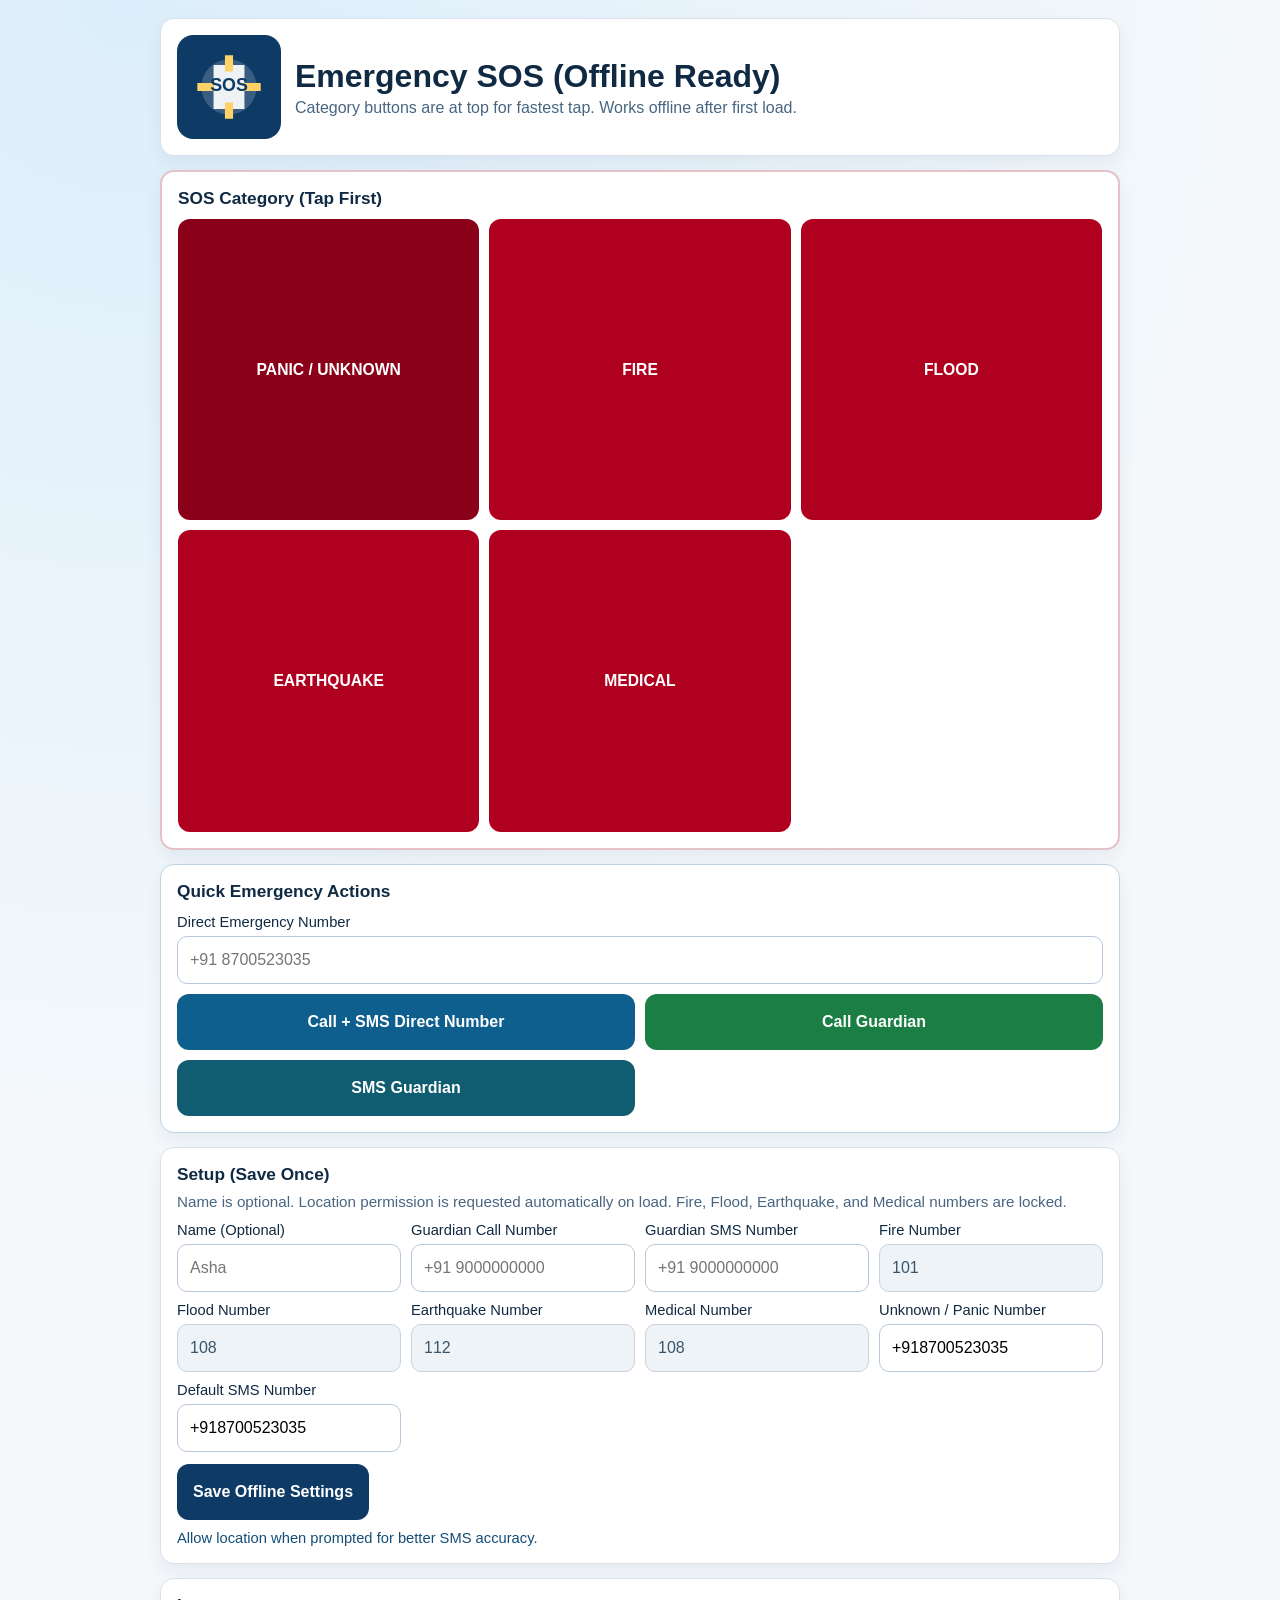
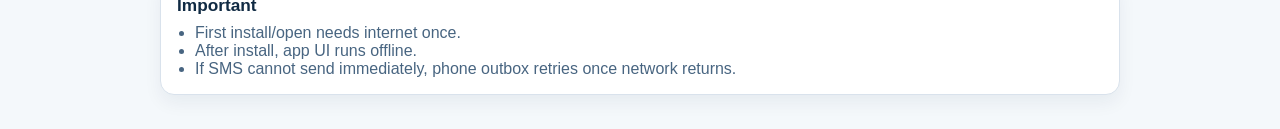
<file: index.html>
<!doctype html>
<html lang="en">
  <head>
    <meta charset="UTF-8" />
    <meta name="viewport" content="width=device-width, initial-scale=1.0" />
    <meta name="theme-color" content="#0d3b66" />
    <title>Disaster SOS Offline Demo</title>
    <link rel="manifest" href="./manifest.json" />
    <link rel="stylesheet" href="./styles.css" />
  </head>
  <body>
    <main class="container">
      <header class="hero card">
        <img src="./icon.svg" alt="Emergency SOS" class="hero-icon" />
        <div>
          <h1>Emergency SOS (Offline Ready)</h1>
          <p>
            Category buttons are at top for fastest tap. Works offline after first load.
          </p>
        </div>
      </header>

      <section class="card sos-top-card">
        <h2>SOS Category (Tap First)</h2>
        <div class="sos-category-grid">
          <button id="panicBtn" class="btn panic cat-btn">PANIC / UNKNOWN</button>
          <button class="btn danger cat-btn" data-category="fire">FIRE</button>
          <button class="btn danger cat-btn" data-category="flood">FLOOD</button>
          <button class="btn danger cat-btn" data-category="earthquake">EARTHQUAKE</button>
          <button class="btn danger cat-btn" data-category="medical">MEDICAL</button>
        </div>

      </section>

      <section class="card emergency-card">
        <h2>Quick Emergency Actions</h2>

        <div class="quick-grid">
          <label class="inline-control">
            Direct Emergency Number
            <input id="quickDialInput" type="tel" placeholder="+91 8700523035" />
          </label>
          <button id="directDialBtn" class="btn quick">Call + SMS Direct Number</button>
          <button id="guardianCallBtn" class="btn guardian">Call Guardian</button>
          <button id="guardianSmsBtn" class="btn guardian-secondary">SMS Guardian</button>
        </div>
      </section>

      <section class="card">
        <h2>Setup (Save Once)</h2>
        <p class="muted">
          Name is optional. Location permission is requested automatically on load.
          Fire, Flood, Earthquake, and Medical numbers are locked.
        </p>

        <div class="grid">
          <label>
            Name (Optional)
            <input id="nameInput" type="text" placeholder="Asha" />
          </label>

          <label>
            Guardian Call Number
            <input id="guardianCallInput" type="tel" placeholder="+91 9000000000" />
          </label>

          <label>
            Guardian SMS Number
            <input id="guardianSmsInput" type="tel" placeholder="+91 9000000000" />
          </label>

          <label>
            Fire Number
            <input id="fireInput" type="tel" placeholder="101" readonly />
          </label>

          <label>
            Flood Number
            <input id="floodInput" type="tel" placeholder="108" readonly />
          </label>

          <label>
            Earthquake Number
            <input id="earthquakeInput" type="tel" placeholder="112" readonly />
          </label>

          <label>
            Medical Number
            <input id="medicalInput" type="tel" placeholder="108" readonly />
          </label>

          <label>
            Unknown / Panic Number
            <input id="unknownInput" type="tel" placeholder="+91 8700523035" />
          </label>

          <label>
            Default SMS Number
            <input id="smsInput" type="tel" placeholder="+91 8700523035" />
          </label>
        </div>

        <div class="actions">
          <button id="saveBtn" class="btn">Save Offline Settings</button>
        </div>
        <p id="setupStatus" class="status"></p>
      </section>

      <section class="card small">
        <h2>Important</h2>
        <ul>
          <li>First install/open needs internet once.</li>
          <li>After install, app UI runs offline.</li>
          <li>If SMS cannot send immediately, phone outbox retries once network returns.</li>
        </ul>
      </section>
    </main>

    <script src="./app.js"></script>
  </body>
</html>
</file>
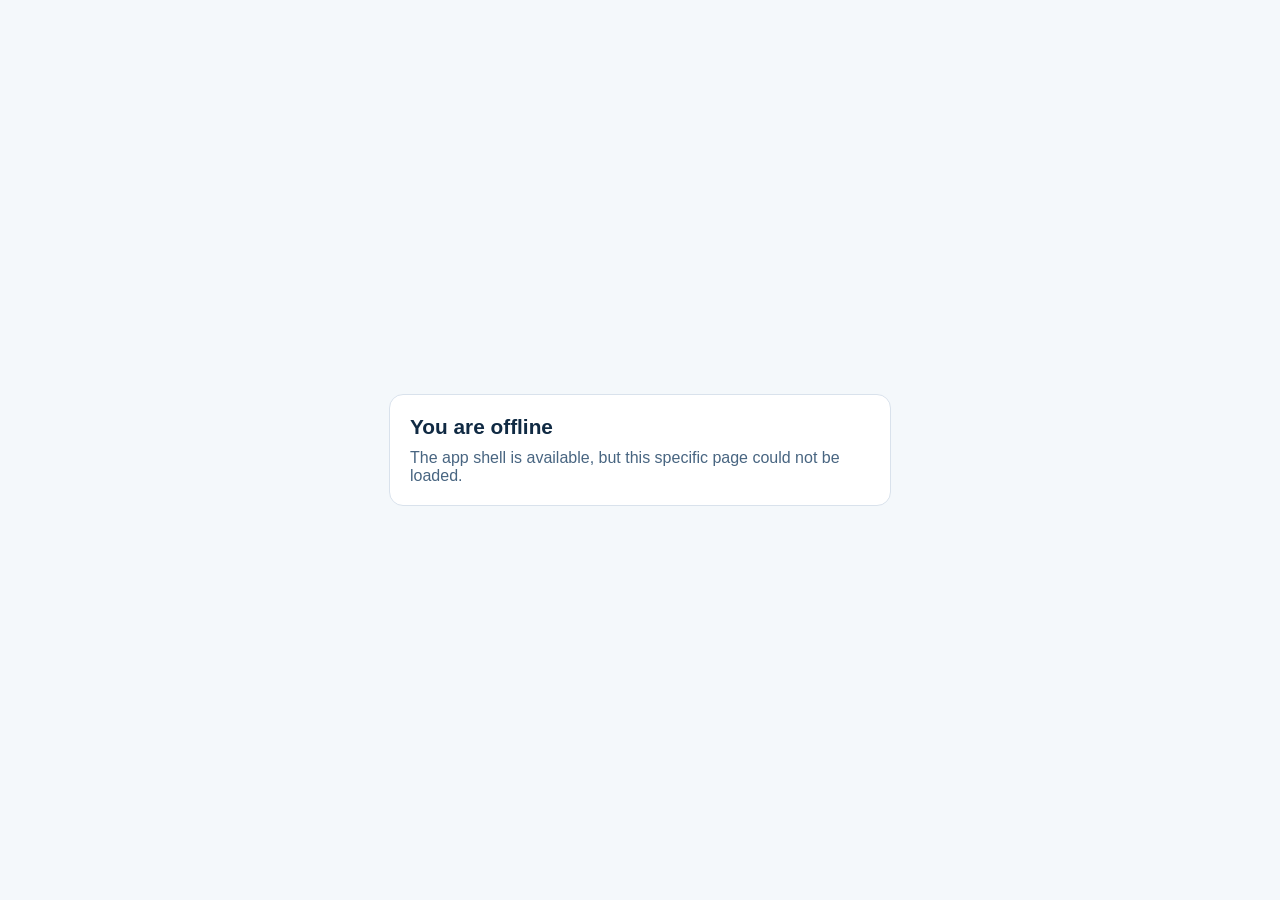
<file: offline.html>
<!doctype html>
<html lang="en">
  <head>
    <meta charset="UTF-8" />
    <meta name="viewport" content="width=device-width, initial-scale=1.0" />
    <title>Offline</title>
    <style>
      body {
        font-family: "Segoe UI", Tahoma, sans-serif;
        margin: 0;
        min-height: 100vh;
        display: grid;
        place-items: center;
        background: #f4f8fb;
        color: #102a43;
      }
      .card {
        width: min(460px, 92vw);
        background: #fff;
        border: 1px solid #d9e2ec;
        border-radius: 14px;
        padding: 20px;
      }
      h1 {
        margin: 0 0 10px;
        font-size: 1.3rem;
      }
      p {
        margin: 0;
        color: #486581;
      }
    </style>
  </head>
  <body>
    <section class="card">
      <h1>You are offline</h1>
      <p>
        The app shell is available, but this specific page could not be loaded.
      </p>
    </section>
  </body>
</html>
</file>
<file: styles.css>
:root {
  color-scheme: light;
  --bg: #f4f8fb;
  --card: #ffffff;
  --ink: #102a43;
  --muted: #486581;
  --primary: #0d3b66;
  --danger: #b00020;
  --panic: #8a0018;
  --warning: #cc7a00;
  --guardian: #1b7f45;
  --guardian2: #105c70;
  --border: #d9e2ec;
}

* {
  box-sizing: border-box;
}

body {
  margin: 0;
  font-family: "Segoe UI", Tahoma, sans-serif;
  background: radial-gradient(circle at 10% 0%, #dceefb 0%, var(--bg) 55%);
  color: var(--ink);
}

.container {
  width: min(960px, 92vw);
  margin: 18px auto 34px;
  display: grid;
  gap: 14px;
}

.hero {
  display: flex;
  align-items: center;
  gap: 14px;
}

.hero-icon {
  width: 104px;
  height: 104px;
  flex: 0 0 104px;
}

.hero h1 {
  margin: 0 0 4px;
  font-size: clamp(1.35rem, 2.7vw, 2rem);
}

.hero p {
  margin: 0;
  color: var(--muted);
}

.card {
  background: var(--card);
  border: 1px solid var(--border);
  border-radius: 14px;
  padding: 16px;
  box-shadow: 0 8px 18px rgba(16, 42, 67, 0.06);
}

.card h2 {
  margin: 0 0 8px;
  font-size: 1.08rem;
}

.muted {
  margin: 0 0 12px;
  color: var(--muted);
  font-size: 0.95rem;
}

.grid {
  display: grid;
  grid-template-columns: repeat(auto-fit, minmax(220px, 1fr));
  gap: 10px;
}

label {
  display: grid;
  gap: 6px;
  font-size: 0.92rem;
}

.inline-control {
  grid-column: 1 / -1;
}

input {
  width: 100%;
  min-height: 48px;
  border: 1px solid #b8c7d9;
  border-radius: 10px;
  padding: 0 12px;
  font-size: 1rem;
}

input[readonly] {
  background: #eef3f8;
  color: #3a556a;
  border-color: #c7d2df;
}

.actions {
  margin-top: 12px;
  display: flex;
  flex-wrap: wrap;
  gap: 10px;
}

.btn {
  border: none;
  border-radius: 12px;
  background: var(--primary);
  color: #fff;
  font-weight: 700;
  min-height: 56px;
  font-size: 1rem;
  padding: 12px 16px;
  cursor: pointer;
}

.btn:active {
  transform: translateY(1px);
}

.sos-top-card {
  border: 2px solid #e5c2c8;
}

.panic {
  background: var(--panic);
}

.sos-category-grid {
  margin-top: 10px;
  display: grid;
  grid-template-columns: repeat(3, minmax(120px, 1fr));
  gap: 10px;
  max-width: 100%;
}

.cat-btn {
  width: 100%;
  aspect-ratio: 1 / 1;
  font-size: 0.98rem;
  line-height: 1.15;
  text-align: center;
  display: flex;
  align-items: center;
  justify-content: center;
  padding: 10px;
}

.danger {
  background: var(--danger);
}

.warning {
  background: var(--warning);
}

.emergency-card {
  border: 1px solid #bfd4e2;
}

.quick-grid {
  margin-top: 12px;
  display: grid;
  grid-template-columns: 1fr 1fr;
  gap: 10px;
}

.quick {
  background: #0f5f8e;
}

.guardian {
  background: var(--guardian);
}

.guardian-secondary {
  background: var(--guardian2);
}

.status {
  margin: 10px 0 0;
  font-size: 0.92rem;
  color: #124e78;
  min-height: 1.1rem;
}

.small ul {
  margin: 0;
  padding-left: 18px;
  color: var(--muted);
}

@media (max-width: 760px) {
  .container {
    width: 95vw;
  }

  .hero {
    align-items: flex-start;
  }

  .hero-icon {
    width: 122px;
    height: 122px;
    flex-basis: 122px;
  }

  .quick-grid {
    grid-template-columns: 1fr;
  }

  .btn {
    min-height: 66px;
    font-size: 1.1rem;
    border-radius: 14px;
  }

  .sos-category-grid {
    grid-template-columns: repeat(2, minmax(0, 1fr));
  }

  .cat-btn {
    width: 100%;
    aspect-ratio: 1 / 1;
    font-size: 1.06rem;
  }
}
</file>
